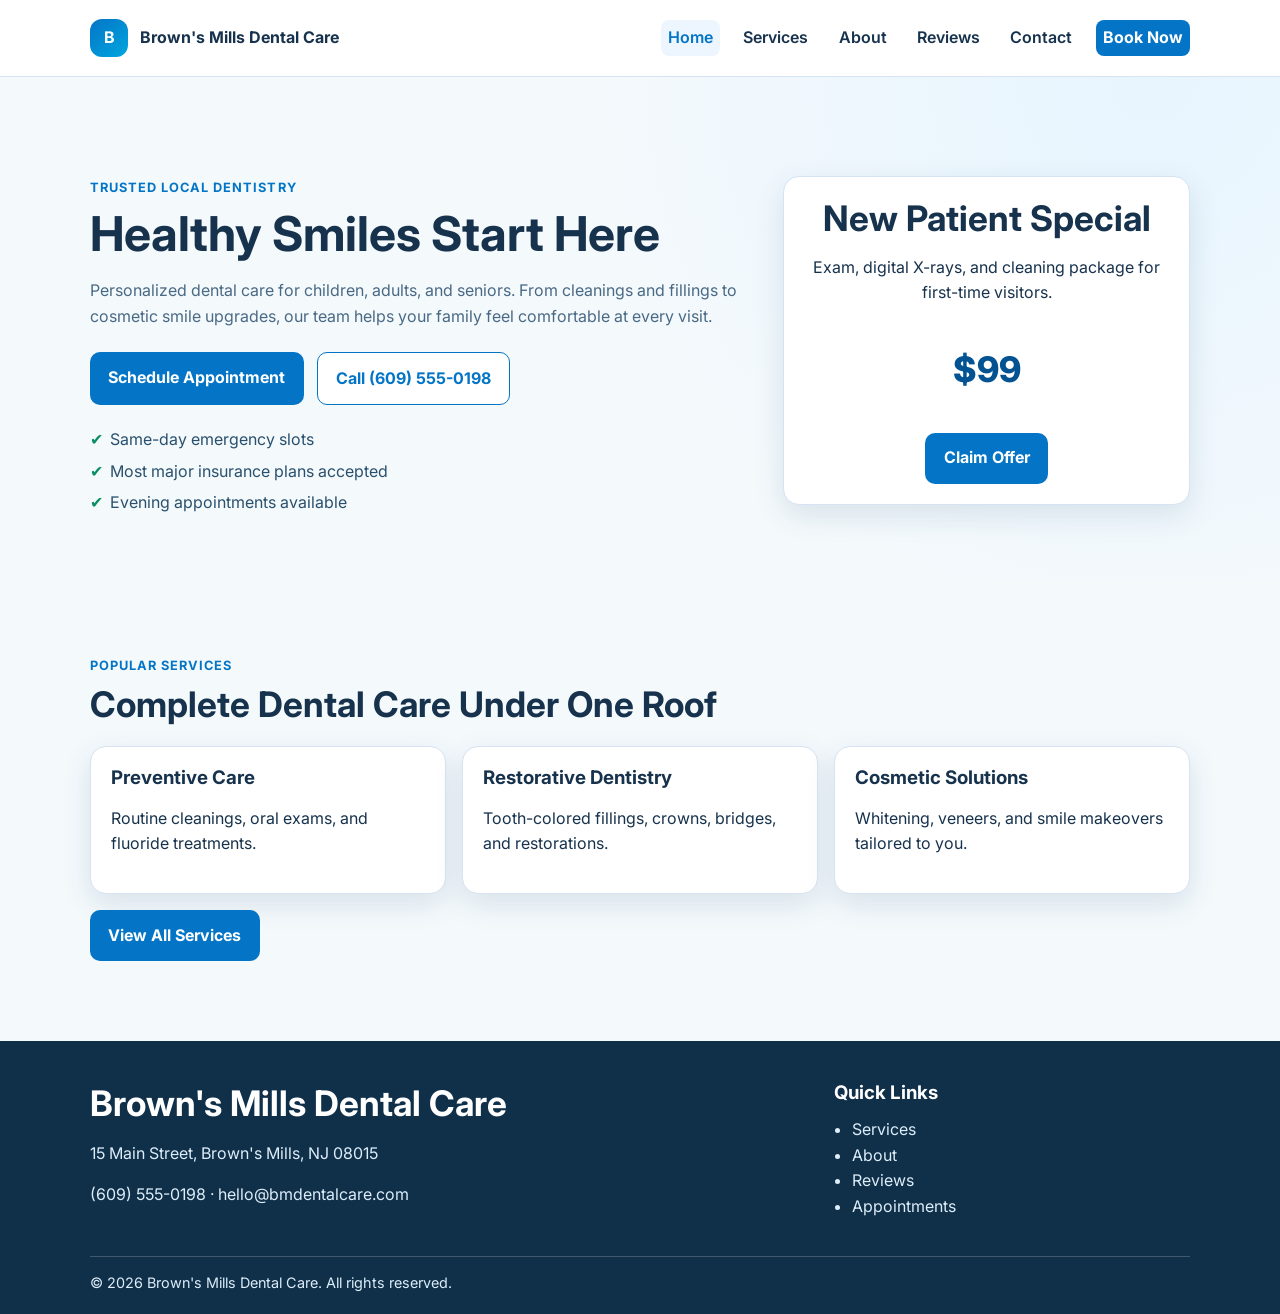
<file: index.html>
<!doctype html>
<html lang="en">
  <head>
    <meta charset="UTF-8" />
    <meta name="viewport" content="width=device-width, initial-scale=1.0" />
    <title>Brown's Mills Dental Care | Home</title>
    <meta name="description" content="Family, cosmetic, and emergency dentistry in Brown's Mills, NJ." />
    <link rel="preconnect" href="https://fonts.googleapis.com" />
    <link rel="preconnect" href="https://fonts.gstatic.com" crossorigin />
    <link href="https://fonts.googleapis.com/css2?family=Inter:wght@400;500;600;700;800&display=swap" rel="stylesheet" />
    <link rel="stylesheet" href="styles.css" />
    <script defer src="script.js"></script>
  </head>
  <body>
    <header class="site-header">
      <div class="container nav-wrap">
        <a class="logo" href="index.html"><span class="logo-mark">B</span><span class="logo-text">Brown's Mills Dental Care</span></a>
        <button class="nav-toggle" aria-expanded="false" aria-controls="main-nav"><span class="sr-only">Toggle navigation</span>☰</button>
        <nav id="main-nav" class="main-nav" aria-label="Main navigation">
          <a href="index.html" aria-current="page">Home</a>
          <a href="services.html">Services</a>
          <a href="about.html">About</a>
          <a href="reviews.html">Reviews</a>
          <a href="contact.html">Contact</a>
          <a href="appointment.html" class="btn btn-small">Book Now</a>
        </nav>
      </div>
    </header>

    <main>
      <section class="hero">
        <div class="container hero-grid">
          <div>
            <p class="eyebrow">Trusted Local Dentistry</p>
            <h1>Healthy Smiles Start Here</h1>
            <p class="lead">Personalized dental care for children, adults, and seniors. From cleanings and fillings to cosmetic smile upgrades, our team helps your family feel comfortable at every visit.</p>
            <div class="hero-actions">
              <a class="btn" href="appointment.html">Schedule Appointment</a>
              <a class="btn btn-outline" href="tel:+16095550198">Call (609) 555-0198</a>
            </div>
            <ul class="highlights">
              <li>Same-day emergency slots</li>
              <li>Most major insurance plans accepted</li>
              <li>Evening appointments available</li>
            </ul>
          </div>
          <div class="card feature-card">
            <h2>New Patient Special</h2>
            <p>Exam, digital X-rays, and cleaning package for first-time visitors.</p>
            <p class="price">$99</p>
            <a class="btn" href="appointment.html">Claim Offer</a>
          </div>
        </div>
      </section>

      <section class="section">
        <div class="container">
          <p class="eyebrow">Popular Services</p>
          <h2>Complete Dental Care Under One Roof</h2>
          <div class="grid services-grid">
            <article class="card"><h3>Preventive Care</h3><p>Routine cleanings, oral exams, and fluoride treatments.</p></article>
            <article class="card"><h3>Restorative Dentistry</h3><p>Tooth-colored fillings, crowns, bridges, and restorations.</p></article>
            <article class="card"><h3>Cosmetic Solutions</h3><p>Whitening, veneers, and smile makeovers tailored to you.</p></article>
          </div>
          <p><a class="btn" href="services.html">View All Services</a></p>
        </div>
      </section>
    </main>

    <footer class="site-footer">
      <div class="container footer-grid">
        <div>
          <h2>Brown's Mills Dental Care</h2>
          <p>15 Main Street, Brown's Mills, NJ 08015</p>
          <p><a href="tel:+16095550198">(609) 555-0198</a> · <a href="mailto:hello@bmdentalcare.com">hello@bmdentalcare.com</a></p>
        </div>
        <div>
          <h3>Quick Links</h3>
          <ul>
            <li><a href="services.html">Services</a></li>
            <li><a href="about.html">About</a></li>
            <li><a href="reviews.html">Reviews</a></li>
            <li><a href="appointment.html">Appointments</a></li>
          </ul>
        </div>
      </div>
      <p class="copyright">© <span id="year"></span> Brown's Mills Dental Care. All rights reserved.</p>
    </footer>
  </body>
</html>
</file>
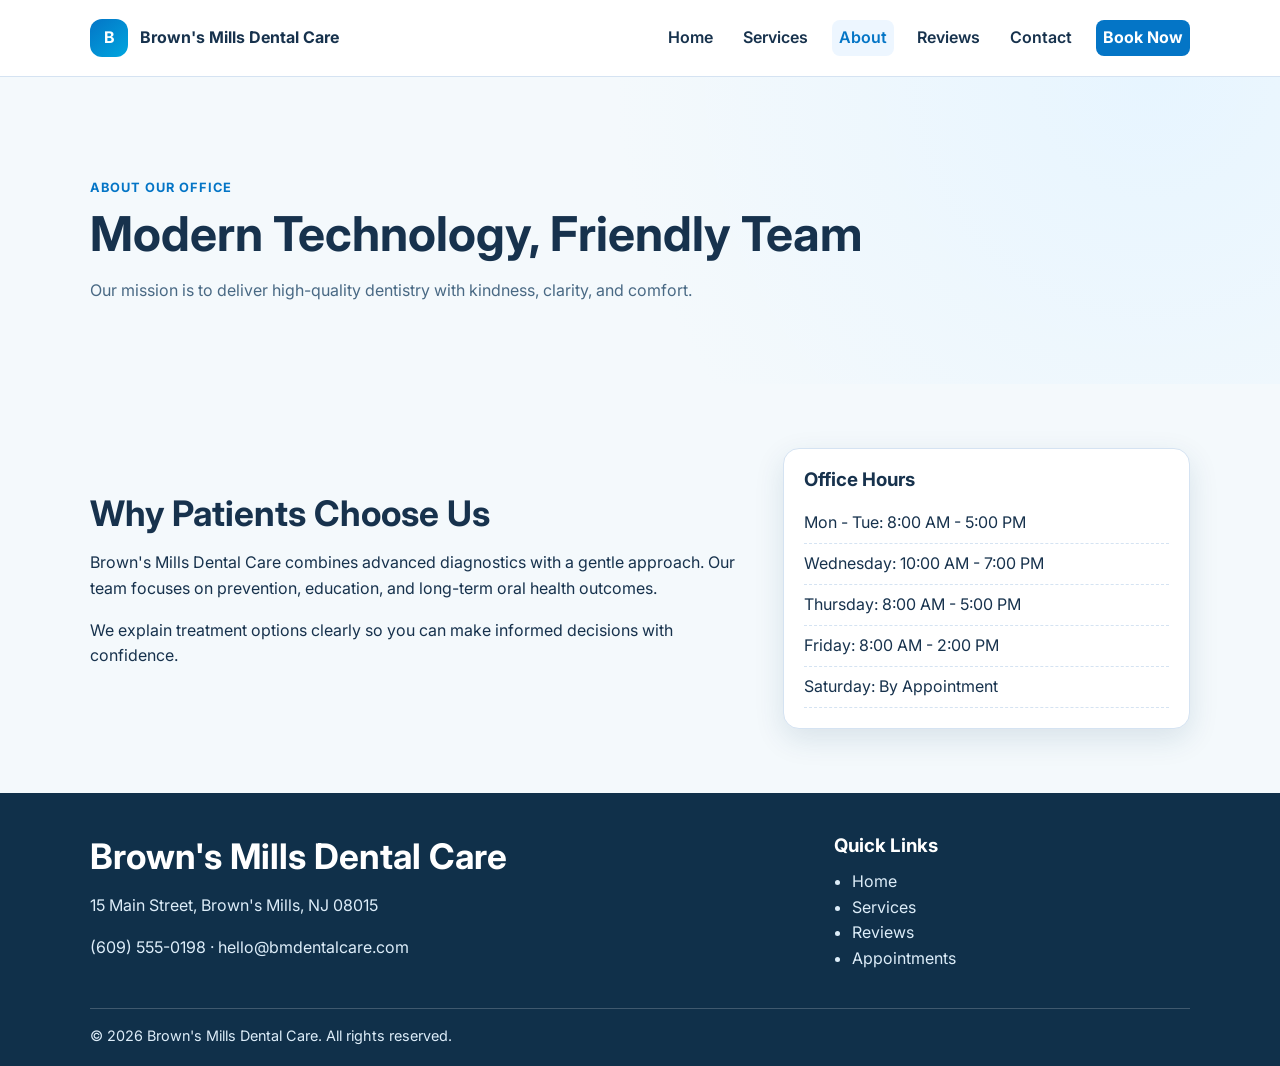
<file: about.html>
<!doctype html>
<html lang="en">
  <head>
    <meta charset="UTF-8" />
    <meta name="viewport" content="width=device-width, initial-scale=1.0" />
    <title>About Us | Brown's Mills Dental Care</title>
    <link rel="preconnect" href="https://fonts.googleapis.com" />
    <link rel="preconnect" href="https://fonts.gstatic.com" crossorigin />
    <link href="https://fonts.googleapis.com/css2?family=Inter:wght@400;500;600;700;800&display=swap" rel="stylesheet" />
    <link rel="stylesheet" href="styles.css" />
    <script defer src="script.js"></script>
  </head>
  <body>
    <header class="site-header"><div class="container nav-wrap"><a class="logo" href="index.html"><span class="logo-mark">B</span><span class="logo-text">Brown's Mills Dental Care</span></a><button class="nav-toggle" aria-expanded="false" aria-controls="main-nav"><span class="sr-only">Toggle navigation</span>☰</button><nav id="main-nav" class="main-nav"><a href="index.html">Home</a><a href="services.html">Services</a><a href="about.html" aria-current="page">About</a><a href="reviews.html">Reviews</a><a href="contact.html">Contact</a><a class="btn btn-small" href="appointment.html">Book Now</a></nav></div></header>
    <main>
      <section class="page-hero"><div class="container"><p class="eyebrow">About Our Office</p><h1>Modern Technology, Friendly Team</h1><p class="lead">Our mission is to deliver high-quality dentistry with kindness, clarity, and comfort.</p></div></section>
      <section class="section"><div class="container two-col"><div>
        <h2>Why Patients Choose Us</h2>
        <p>Brown's Mills Dental Care combines advanced diagnostics with a gentle approach. Our team focuses on prevention, education, and long-term oral health outcomes.</p>
        <p>We explain treatment options clearly so you can make informed decisions with confidence.</p>
      </div>
      <aside class="card"><h3>Office Hours</h3><ul class="list-clean"><li>Mon - Tue: 8:00 AM - 5:00 PM</li><li>Wednesday: 10:00 AM - 7:00 PM</li><li>Thursday: 8:00 AM - 5:00 PM</li><li>Friday: 8:00 AM - 2:00 PM</li><li>Saturday: By Appointment</li></ul></aside>
      </div></section>
    </main>
    <footer class="site-footer"><div class="container footer-grid"><div><h2>Brown's Mills Dental Care</h2><p>15 Main Street, Brown's Mills, NJ 08015</p><p><a href="tel:+16095550198">(609) 555-0198</a> · <a href="mailto:hello@bmdentalcare.com">hello@bmdentalcare.com</a></p></div><div><h3>Quick Links</h3><ul><li><a href="index.html">Home</a></li><li><a href="services.html">Services</a></li><li><a href="reviews.html">Reviews</a></li><li><a href="appointment.html">Appointments</a></li></ul></div></div><p class="copyright">© <span id="year"></span> Brown's Mills Dental Care. All rights reserved.</p></footer>
  </body>
</html>
</file>
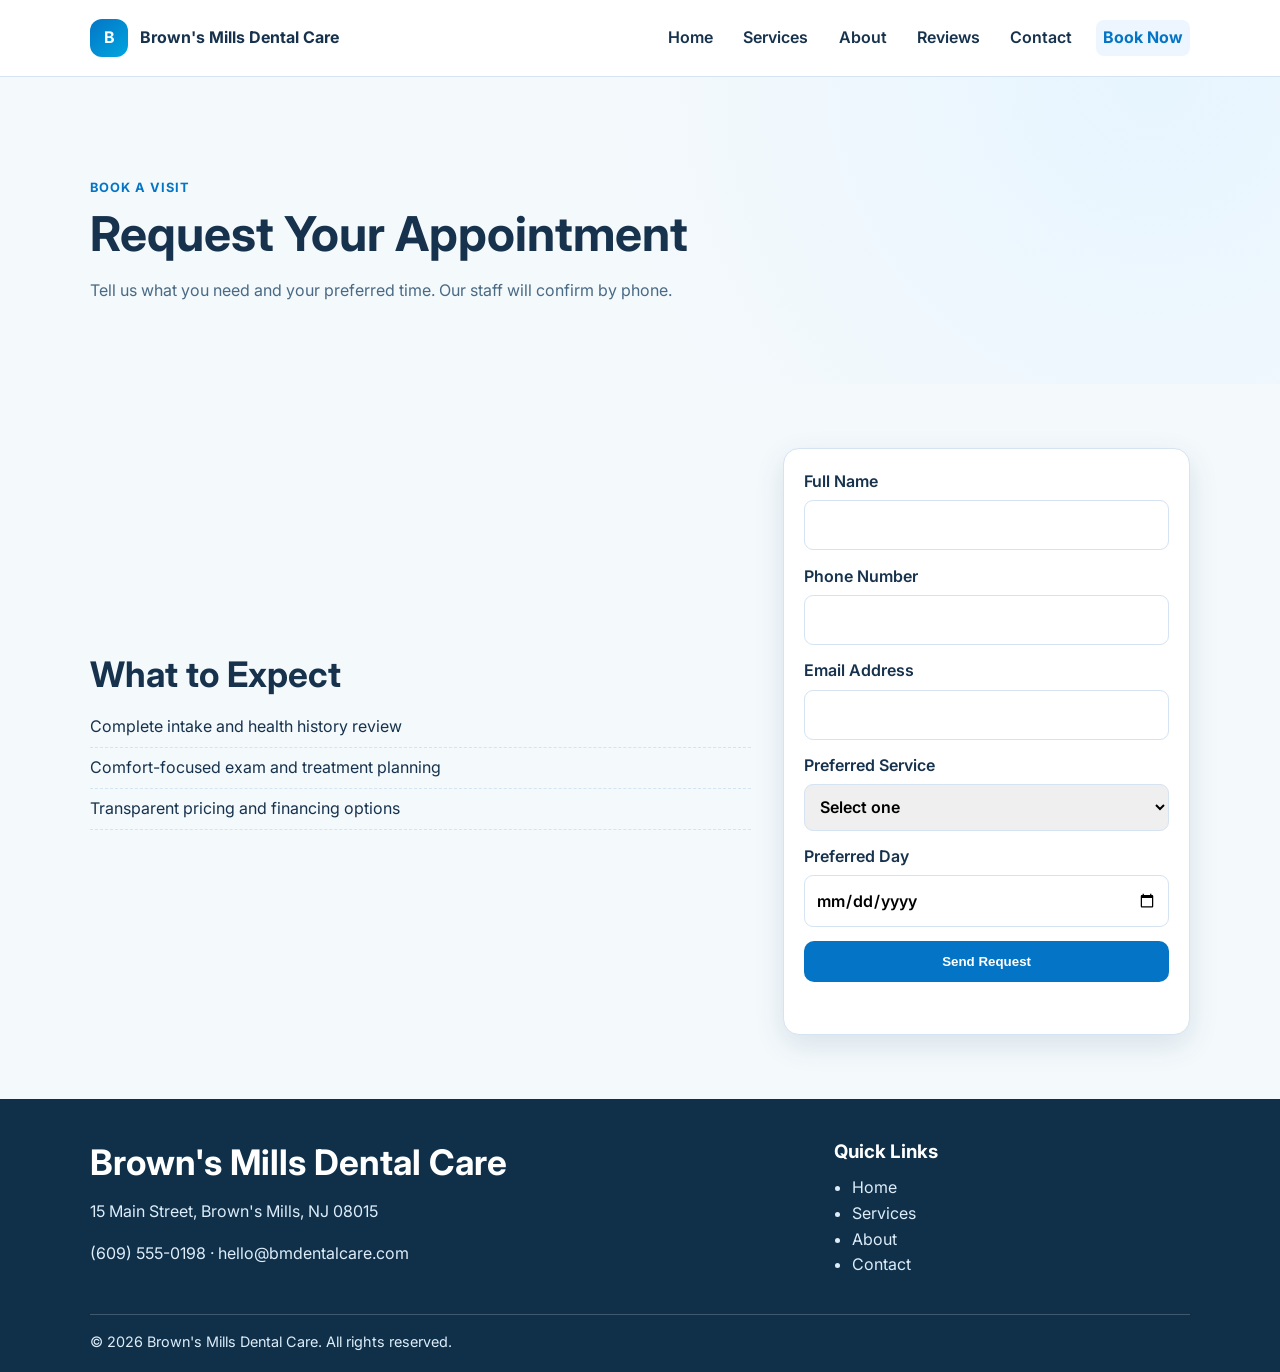
<file: appointment.html>
<!doctype html>
<html lang="en">
  <head>
    <meta charset="UTF-8" />
    <meta name="viewport" content="width=device-width, initial-scale=1.0" />
    <title>Book Appointment | Brown's Mills Dental Care</title>
    <link rel="preconnect" href="https://fonts.googleapis.com" />
    <link rel="preconnect" href="https://fonts.gstatic.com" crossorigin />
    <link href="https://fonts.googleapis.com/css2?family=Inter:wght@400;500;600;700;800&display=swap" rel="stylesheet" />
    <link rel="stylesheet" href="styles.css" />
    <script defer src="script.js"></script>
  </head>
  <body>
    <header class="site-header"><div class="container nav-wrap"><a class="logo" href="index.html"><span class="logo-mark">B</span><span class="logo-text">Brown's Mills Dental Care</span></a><button class="nav-toggle" aria-expanded="false" aria-controls="main-nav"><span class="sr-only">Toggle navigation</span>☰</button><nav id="main-nav" class="main-nav"><a href="index.html">Home</a><a href="services.html">Services</a><a href="about.html">About</a><a href="reviews.html">Reviews</a><a href="contact.html">Contact</a><a class="btn btn-small" href="appointment.html" aria-current="page">Book Now</a></nav></div></header>
    <main>
      <section class="page-hero"><div class="container"><p class="eyebrow">Book a Visit</p><h1>Request Your Appointment</h1><p class="lead">Tell us what you need and your preferred time. Our staff will confirm by phone.</p></div></section>
      <section class="section"><div class="container two-col"><div><h2>What to Expect</h2><ul class="list-clean"><li>Complete intake and health history review</li><li>Comfort-focused exam and treatment planning</li><li>Transparent pricing and financing options</li></ul></div><form class="card appointment-form" id="contact-form"><label>Full Name<input type="text" name="name" required /></label><label>Phone Number<input type="tel" name="phone" required /></label><label>Email Address<input type="email" name="email" required /></label><label>Preferred Service<select name="service" required><option value="">Select one</option><option>Cleaning & Exam</option><option>Cosmetic Consultation</option><option>Invisalign®</option><option>Emergency Visit</option></select></label><label>Preferred Day<input type="date" name="day" required /></label><button class="btn" type="submit">Send Request</button><p id="form-note" class="form-note" role="status" aria-live="polite"></p></form></div></section>
    </main>
    <footer class="site-footer"><div class="container footer-grid"><div><h2>Brown's Mills Dental Care</h2><p>15 Main Street, Brown's Mills, NJ 08015</p><p><a href="tel:+16095550198">(609) 555-0198</a> · <a href="mailto:hello@bmdentalcare.com">hello@bmdentalcare.com</a></p></div><div><h3>Quick Links</h3><ul><li><a href="index.html">Home</a></li><li><a href="services.html">Services</a></li><li><a href="about.html">About</a></li><li><a href="contact.html">Contact</a></li></ul></div></div><p class="copyright">© <span id="year"></span> Brown's Mills Dental Care. All rights reserved.</p></footer>
  </body>
</html>
</file>
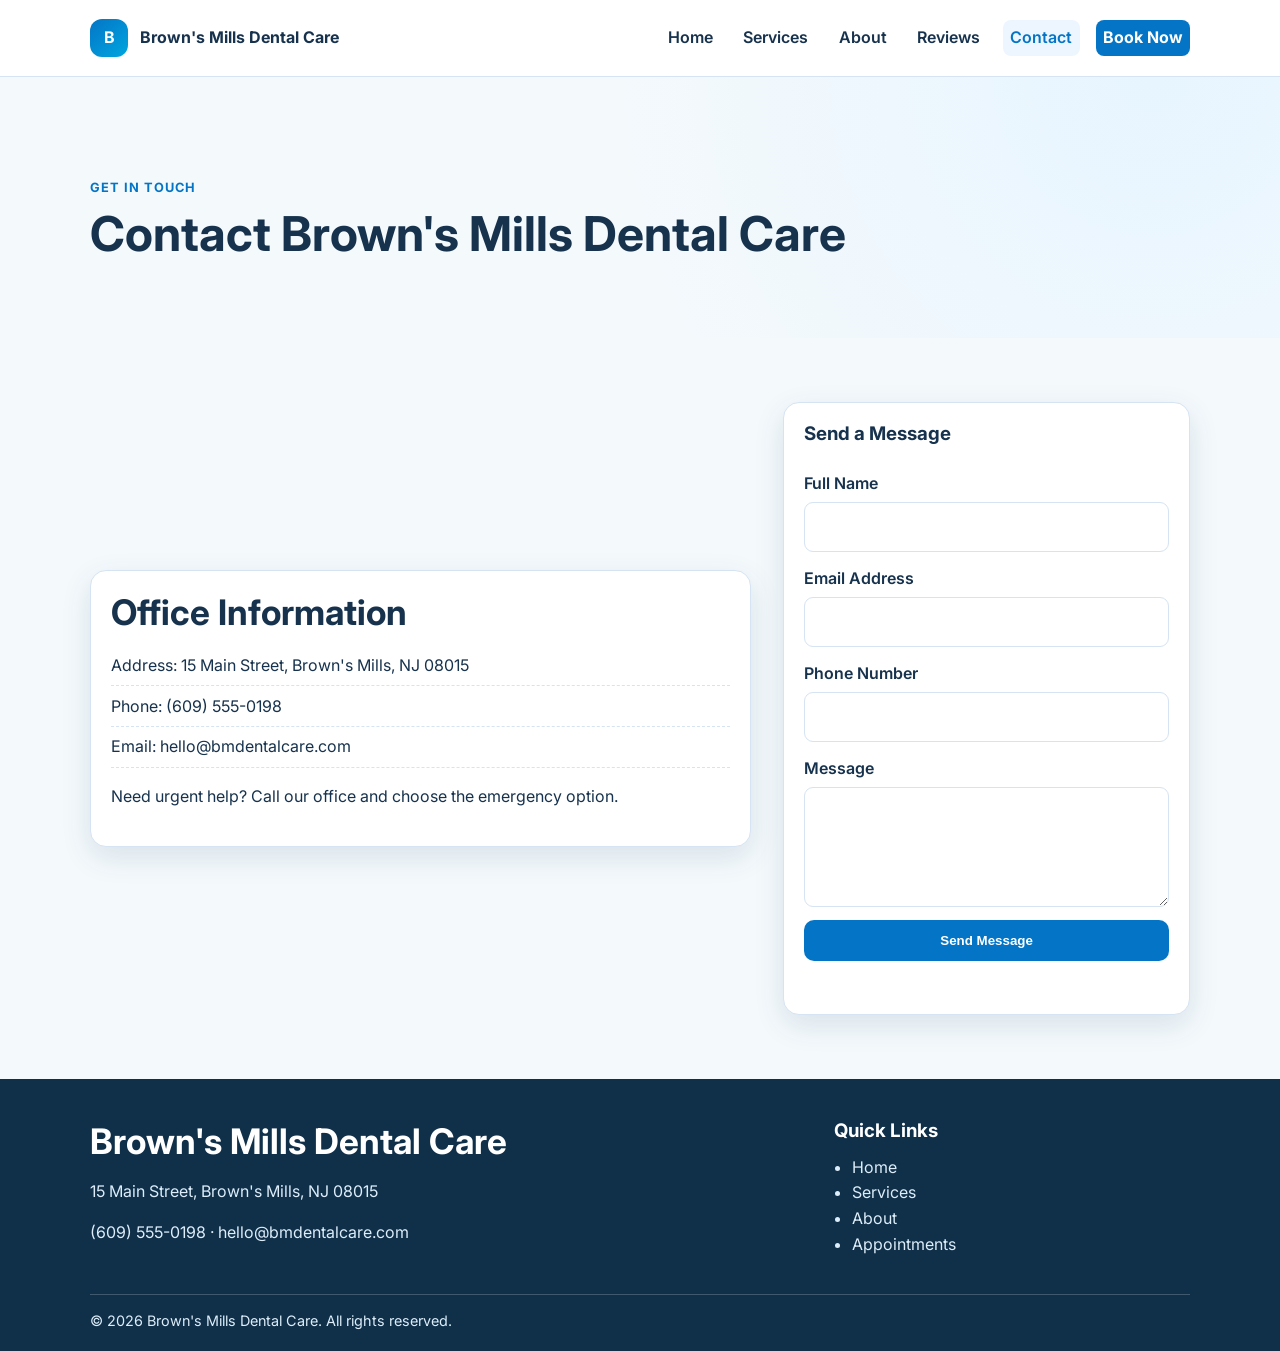
<file: contact.html>
<!doctype html>
<html lang="en">
  <head>
    <meta charset="UTF-8" />
    <meta name="viewport" content="width=device-width, initial-scale=1.0" />
    <title>Contact Us | Brown's Mills Dental Care</title>
    <link rel="preconnect" href="https://fonts.googleapis.com" />
    <link rel="preconnect" href="https://fonts.gstatic.com" crossorigin />
    <link href="https://fonts.googleapis.com/css2?family=Inter:wght@400;500;600;700;800&display=swap" rel="stylesheet" />
    <link rel="stylesheet" href="styles.css" />
    <script defer src="script.js"></script>
  </head>
  <body>
    <header class="site-header"><div class="container nav-wrap"><a class="logo" href="index.html"><span class="logo-mark">B</span><span class="logo-text">Brown's Mills Dental Care</span></a><button class="nav-toggle" aria-expanded="false" aria-controls="main-nav"><span class="sr-only">Toggle navigation</span>☰</button><nav id="main-nav" class="main-nav"><a href="index.html">Home</a><a href="services.html">Services</a><a href="about.html">About</a><a href="reviews.html">Reviews</a><a href="contact.html" aria-current="page">Contact</a><a class="btn btn-small" href="appointment.html">Book Now</a></nav></div></header>
    <main>
      <section class="page-hero"><div class="container"><p class="eyebrow">Get In Touch</p><h1>Contact Brown's Mills Dental Care</h1></div></section>
      <section class="section"><div class="container two-col"><div class="card"><h2>Office Information</h2><ul class="list-clean"><li>Address: 15 Main Street, Brown's Mills, NJ 08015</li><li>Phone: <a href="tel:+16095550198">(609) 555-0198</a></li><li>Email: <a href="mailto:hello@bmdentalcare.com">hello@bmdentalcare.com</a></li></ul><p>Need urgent help? Call our office and choose the emergency option.</p></div><form class="card appointment-form" id="contact-form"><h3>Send a Message</h3><label>Full Name<input type="text" name="name" required /></label><label>Email Address<input type="email" name="email" required /></label><label>Phone Number<input type="tel" name="phone" required /></label><label>Message<textarea name="message" required></textarea></label><button class="btn" type="submit">Send Message</button><p id="form-note" class="form-note" role="status" aria-live="polite"></p></form></div></section>
    </main>
    <footer class="site-footer"><div class="container footer-grid"><div><h2>Brown's Mills Dental Care</h2><p>15 Main Street, Brown's Mills, NJ 08015</p><p><a href="tel:+16095550198">(609) 555-0198</a> · <a href="mailto:hello@bmdentalcare.com">hello@bmdentalcare.com</a></p></div><div><h3>Quick Links</h3><ul><li><a href="index.html">Home</a></li><li><a href="services.html">Services</a></li><li><a href="about.html">About</a></li><li><a href="appointment.html">Appointments</a></li></ul></div></div><p class="copyright">© <span id="year"></span> Brown's Mills Dental Care. All rights reserved.</p></footer>
  </body>
</html>
</file>
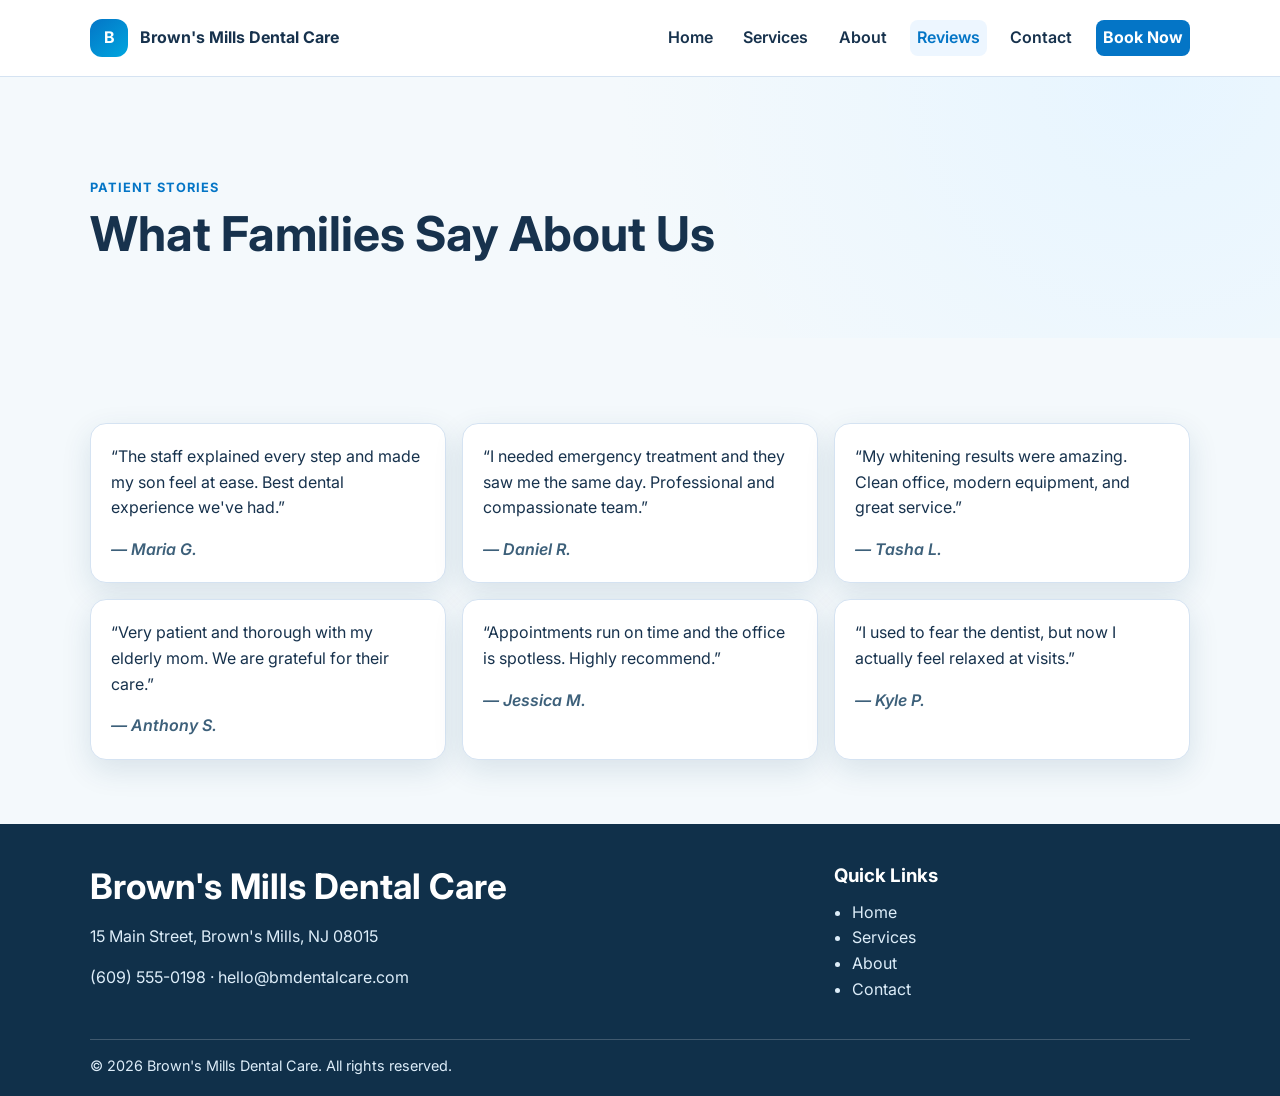
<file: reviews.html>
<!doctype html>
<html lang="en">
  <head>
    <meta charset="UTF-8" />
    <meta name="viewport" content="width=device-width, initial-scale=1.0" />
    <title>Patient Reviews | Brown's Mills Dental Care</title>
    <link rel="preconnect" href="https://fonts.googleapis.com" />
    <link rel="preconnect" href="https://fonts.gstatic.com" crossorigin />
    <link href="https://fonts.googleapis.com/css2?family=Inter:wght@400;500;600;700;800&display=swap" rel="stylesheet" />
    <link rel="stylesheet" href="styles.css" />
    <script defer src="script.js"></script>
  </head>
  <body>
    <header class="site-header"><div class="container nav-wrap"><a class="logo" href="index.html"><span class="logo-mark">B</span><span class="logo-text">Brown's Mills Dental Care</span></a><button class="nav-toggle" aria-expanded="false" aria-controls="main-nav"><span class="sr-only">Toggle navigation</span>☰</button><nav id="main-nav" class="main-nav"><a href="index.html">Home</a><a href="services.html">Services</a><a href="about.html">About</a><a href="reviews.html" aria-current="page">Reviews</a><a href="contact.html">Contact</a><a class="btn btn-small" href="appointment.html">Book Now</a></nav></div></header>
    <main>
      <section class="page-hero"><div class="container"><p class="eyebrow">Patient Stories</p><h1>What Families Say About Us</h1></div></section>
      <section class="section"><div class="container"><div class="grid reviews-grid">
        <blockquote class="card">“The staff explained every step and made my son feel at ease. Best dental experience we've had.”<cite>— Maria G.</cite></blockquote>
        <blockquote class="card">“I needed emergency treatment and they saw me the same day. Professional and compassionate team.”<cite>— Daniel R.</cite></blockquote>
        <blockquote class="card">“My whitening results were amazing. Clean office, modern equipment, and great service.”<cite>— Tasha L.</cite></blockquote>
        <blockquote class="card">“Very patient and thorough with my elderly mom. We are grateful for their care.”<cite>— Anthony S.</cite></blockquote>
        <blockquote class="card">“Appointments run on time and the office is spotless. Highly recommend.”<cite>— Jessica M.</cite></blockquote>
        <blockquote class="card">“I used to fear the dentist, but now I actually feel relaxed at visits.”<cite>— Kyle P.</cite></blockquote>
      </div></div></section>
    </main>
    <footer class="site-footer"><div class="container footer-grid"><div><h2>Brown's Mills Dental Care</h2><p>15 Main Street, Brown's Mills, NJ 08015</p><p><a href="tel:+16095550198">(609) 555-0198</a> · <a href="mailto:hello@bmdentalcare.com">hello@bmdentalcare.com</a></p></div><div><h3>Quick Links</h3><ul><li><a href="index.html">Home</a></li><li><a href="services.html">Services</a></li><li><a href="about.html">About</a></li><li><a href="contact.html">Contact</a></li></ul></div></div><p class="copyright">© <span id="year"></span> Brown's Mills Dental Care. All rights reserved.</p></footer>
  </body>
</html>
</file>
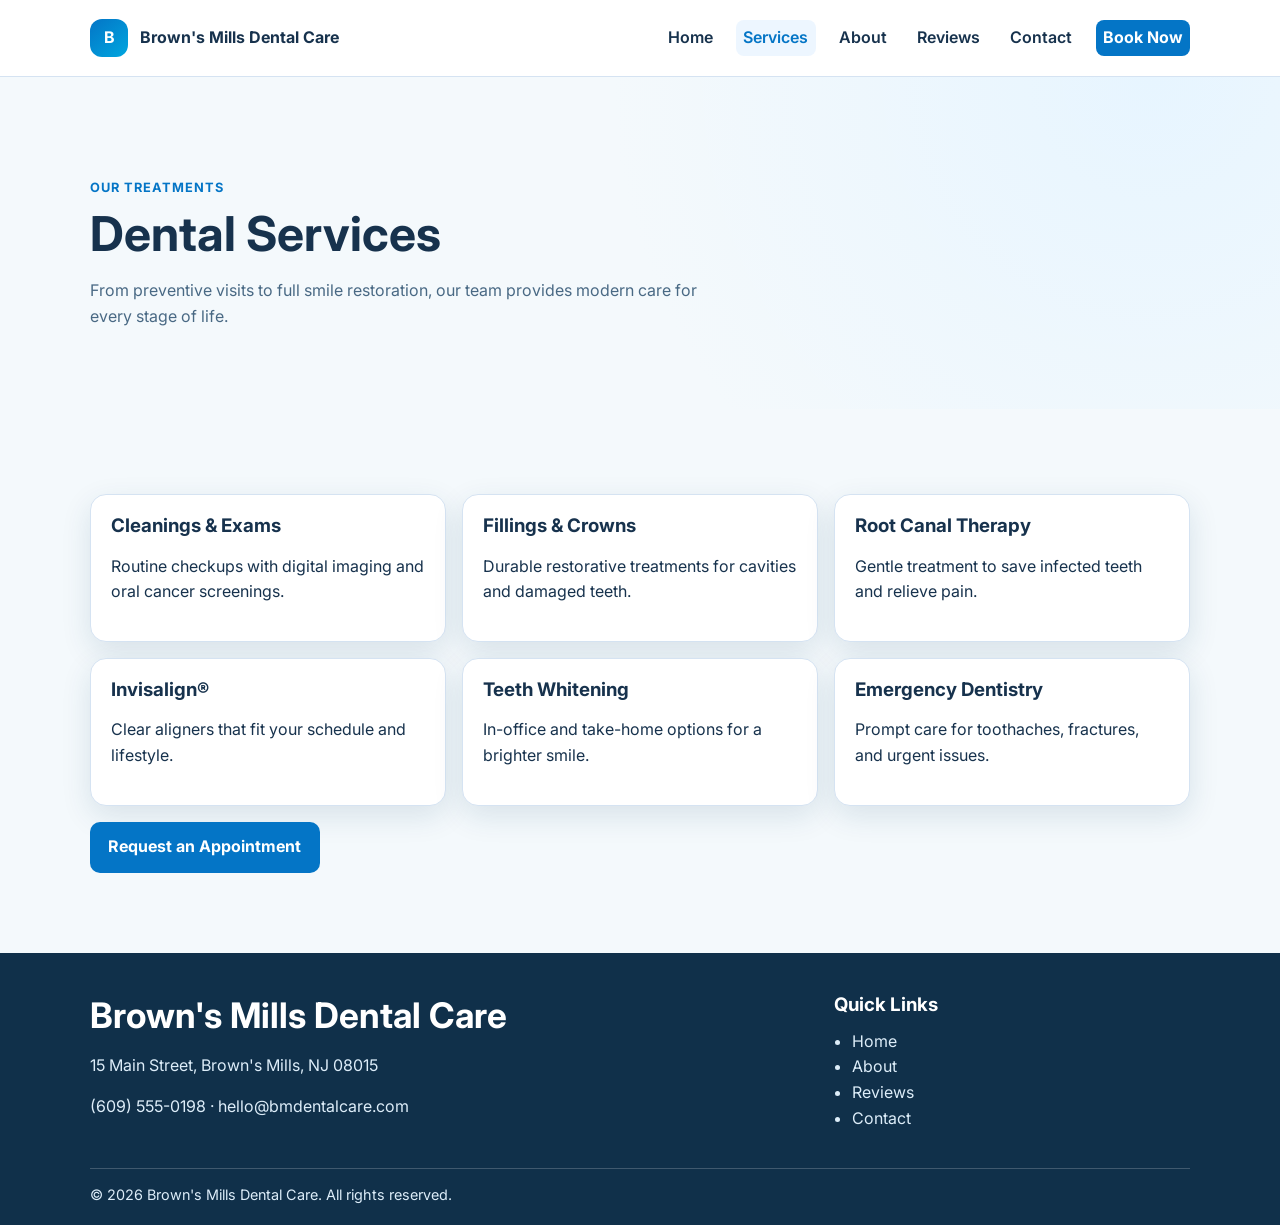
<file: services.html>
<!doctype html>
<html lang="en">
  <head>
    <meta charset="UTF-8" />
    <meta name="viewport" content="width=device-width, initial-scale=1.0" />
    <title>Dental Services | Brown's Mills Dental Care</title>
    <link rel="preconnect" href="https://fonts.googleapis.com" />
    <link rel="preconnect" href="https://fonts.gstatic.com" crossorigin />
    <link href="https://fonts.googleapis.com/css2?family=Inter:wght@400;500;600;700;800&display=swap" rel="stylesheet" />
    <link rel="stylesheet" href="styles.css" />
    <script defer src="script.js"></script>
  </head>
  <body>
    <header class="site-header"><div class="container nav-wrap"><a class="logo" href="index.html"><span class="logo-mark">B</span><span class="logo-text">Brown's Mills Dental Care</span></a><button class="nav-toggle" aria-expanded="false" aria-controls="main-nav"><span class="sr-only">Toggle navigation</span>☰</button><nav id="main-nav" class="main-nav"><a href="index.html">Home</a><a href="services.html" aria-current="page">Services</a><a href="about.html">About</a><a href="reviews.html">Reviews</a><a href="contact.html">Contact</a><a class="btn btn-small" href="appointment.html">Book Now</a></nav></div></header>
    <main>
      <section class="page-hero"><div class="container"><p class="eyebrow">Our Treatments</p><h1>Dental Services</h1><p class="lead">From preventive visits to full smile restoration, our team provides modern care for every stage of life.</p></div></section>
      <section class="section"><div class="container"><div class="grid page-grid-3">
        <article class="card"><h3>Cleanings & Exams</h3><p>Routine checkups with digital imaging and oral cancer screenings.</p></article>
        <article class="card"><h3>Fillings & Crowns</h3><p>Durable restorative treatments for cavities and damaged teeth.</p></article>
        <article class="card"><h3>Root Canal Therapy</h3><p>Gentle treatment to save infected teeth and relieve pain.</p></article>
        <article class="card"><h3>Invisalign®</h3><p>Clear aligners that fit your schedule and lifestyle.</p></article>
        <article class="card"><h3>Teeth Whitening</h3><p>In-office and take-home options for a brighter smile.</p></article>
        <article class="card"><h3>Emergency Dentistry</h3><p>Prompt care for toothaches, fractures, and urgent issues.</p></article>
      </div><p><a class="btn" href="appointment.html">Request an Appointment</a></p></div></section>
    </main>
    <footer class="site-footer"><div class="container footer-grid"><div><h2>Brown's Mills Dental Care</h2><p>15 Main Street, Brown's Mills, NJ 08015</p><p><a href="tel:+16095550198">(609) 555-0198</a> · <a href="mailto:hello@bmdentalcare.com">hello@bmdentalcare.com</a></p></div><div><h3>Quick Links</h3><ul><li><a href="index.html">Home</a></li><li><a href="about.html">About</a></li><li><a href="reviews.html">Reviews</a></li><li><a href="contact.html">Contact</a></li></ul></div></div><p class="copyright">© <span id="year"></span> Brown's Mills Dental Care. All rights reserved.</p></footer>
  </body>
</html>
</file>
<file: styles.css>
:root {
  --bg: #f4f9fc;
  --surface: #ffffff;
  --surface-soft: #eef6ff;
  --text: #17324d;
  --muted: #496984;
  --accent: #0475c6;
  --accent-dark: #035392;
  --border: #d5e3f2;
  --shadow: 0 10px 30px rgba(17, 62, 95, 0.12);
}

* {
  box-sizing: border-box;
}

html {
  scroll-behavior: smooth;
}

body {
  margin: 0;
  font-family: 'Inter', sans-serif;
  color: var(--text);
  background: var(--bg);
  line-height: 1.6;
}

a {
  color: inherit;
  text-decoration: none;
}

.container {
  width: min(1100px, 92%);
  margin: 0 auto;
}

.site-header {
  position: sticky;
  top: 0;
  z-index: 10;
  background: rgba(255, 255, 255, 0.94);
  backdrop-filter: blur(8px);
  border-bottom: 1px solid var(--border);
}

.nav-wrap {
  display: flex;
  justify-content: space-between;
  align-items: center;
  min-height: 76px;
}

.logo {
  display: flex;
  align-items: center;
  gap: 0.75rem;
  font-weight: 700;
}

.logo-mark {
  width: 38px;
  aspect-ratio: 1;
  display: grid;
  place-items: center;
  border-radius: 12px;
  background: linear-gradient(140deg, var(--accent), #00a6df);
  color: white;
}

.main-nav {
  display: flex;
  gap: 1rem;
  align-items: center;
  font-weight: 600;
}

.main-nav a {
  padding: 0.35rem 0.45rem;
  border-radius: 8px;
}

.main-nav a:hover,
.main-nav a[aria-current='page'] {
  color: var(--accent);
  background: #edf6ff;
}

.btn {
  display: inline-block;
  border: none;
  border-radius: 10px;
  background: var(--accent);
  color: white;
  padding: 0.8rem 1.15rem;
  font-weight: 700;
  cursor: pointer;
  transition: transform 160ms ease, background 160ms ease;
}

.btn:hover,
.btn:focus-visible {
  background: var(--accent-dark);
  transform: translateY(-1px);
}

.btn-outline {
  background: white;
  color: var(--accent);
  border: 1px solid var(--accent);
}

.btn-small {
  padding: 0.65rem 0.95rem;
}

.nav-toggle {
  display: none;
  border: 1px solid var(--border);
  border-radius: 8px;
  font-size: 1.35rem;
  background: white;
  color: var(--accent-dark);
  padding: 0.2rem 0.5rem;
}

.hero,
.page-hero {
  padding: 5.5rem 0 4rem;
  background: radial-gradient(circle at 90% 0%, #e7f5ff 0%, transparent 45%);
}

.hero-grid,
.two-col {
  display: grid;
  grid-template-columns: 1.3fr 0.8fr;
  gap: 2rem;
  align-items: center;
}

h1,
h2,
h3 {
  line-height: 1.2;
  margin: 0 0 0.75rem;
}

h1 {
  font-size: clamp(2rem, 4vw, 3rem);
}

h2 {
  font-size: clamp(1.5rem, 3vw, 2.2rem);
}

.eyebrow {
  color: var(--accent);
  text-transform: uppercase;
  letter-spacing: 0.08em;
  font-weight: 700;
  font-size: 0.8rem;
  margin-bottom: 0.4rem;
}

.lead {
  max-width: 65ch;
  color: var(--muted);
}

.hero-actions {
  display: flex;
  flex-wrap: wrap;
  gap: 0.8rem;
  margin: 1.4rem 0;
}

.highlights {
  list-style: none;
  margin: 0;
  padding: 0;
  display: grid;
  gap: 0.35rem;
  color: #29506d;
}

.highlights li::before {
  content: '✔';
  color: #0b8f62;
  margin-right: 0.45rem;
}

.section {
  padding: 4rem 0;
}

.section.alt {
  background: var(--surface-soft);
}

.grid {
  display: grid;
  gap: 1rem;
}

.services-grid,
.reviews-grid,
.page-grid-3 {
  margin-top: 1.3rem;
  grid-template-columns: repeat(3, minmax(0, 1fr));
}

.card {
  background: var(--surface);
  border: 1px solid var(--border);
  border-radius: 16px;
  padding: 1.25rem;
  box-shadow: var(--shadow);
}

.feature-card {
  text-align: center;
}

.price {
  font-size: 2.2rem;
  font-weight: 800;
  color: var(--accent-dark);
}

.list-clean {
  list-style: none;
  margin: 0;
  padding: 0;
}

.list-clean li {
  padding: 0.45rem 0;
  border-bottom: 1px dashed var(--border);
}

blockquote {
  margin: 0;
}

cite {
  display: block;
  margin-top: 1rem;
  color: #3d607a;
  font-weight: 600;
}

.appointment-form {
  display: grid;
  gap: 0.85rem;
}

label {
  display: grid;
  gap: 0.35rem;
  font-weight: 600;
}

input,
select,
textarea {
  border: 1px solid var(--border);
  border-radius: 9px;
  padding: 0.7rem;
  font: inherit;
}

textarea {
  min-height: 120px;
}

input:focus,
select:focus,
textarea:focus {
  outline: 2px solid #abd8fb;
  border-color: var(--accent);
}

.form-note {
  min-height: 1.2em;
  margin: 0;
  color: #0b8f62;
  font-weight: 600;
}

.site-footer {
  background: #10304a;
  color: #ddedf9;
  padding: 2.6rem 0 1.2rem;
}

.footer-grid {
  display: grid;
  grid-template-columns: 1.4fr 0.7fr;
  gap: 2rem;
}

.site-footer h2,
.site-footer h3 {
  color: white;
}

.site-footer ul {
  margin: 0;
  padding-left: 1.1rem;
}

.copyright {
  width: min(1100px, 92%);
  margin: 2rem auto 0;
  border-top: 1px solid rgba(255, 255, 255, 0.2);
  padding-top: 0.9rem;
  font-size: 0.9rem;
}

.sr-only {
  position: absolute;
  width: 1px;
  height: 1px;
  padding: 0;
  margin: -1px;
  overflow: hidden;
  clip: rect(0, 0, 0, 0);
  border: 0;
}

@media (max-width: 1000px) {
  .main-nav {
    gap: 0.45rem;
    font-size: 0.95rem;
  }
}

@media (max-width: 900px) {
  .hero-grid,
  .two-col,
  .services-grid,
  .reviews-grid,
  .page-grid-3,
  .footer-grid {
    grid-template-columns: 1fr;
  }

  .nav-toggle {
    display: block;
  }

  .main-nav {
    position: absolute;
    right: 4%;
    top: 78px;
    display: none;
    min-width: 240px;
    background: white;
    border: 1px solid var(--border);
    border-radius: 12px;
    box-shadow: var(--shadow);
    flex-direction: column;
    align-items: stretch;
    padding: 1rem;
  }

  .main-nav.open {
    display: flex;
  }

  .logo-text {
    max-width: 16ch;
    font-size: 0.95rem;
  }
}
</file>
